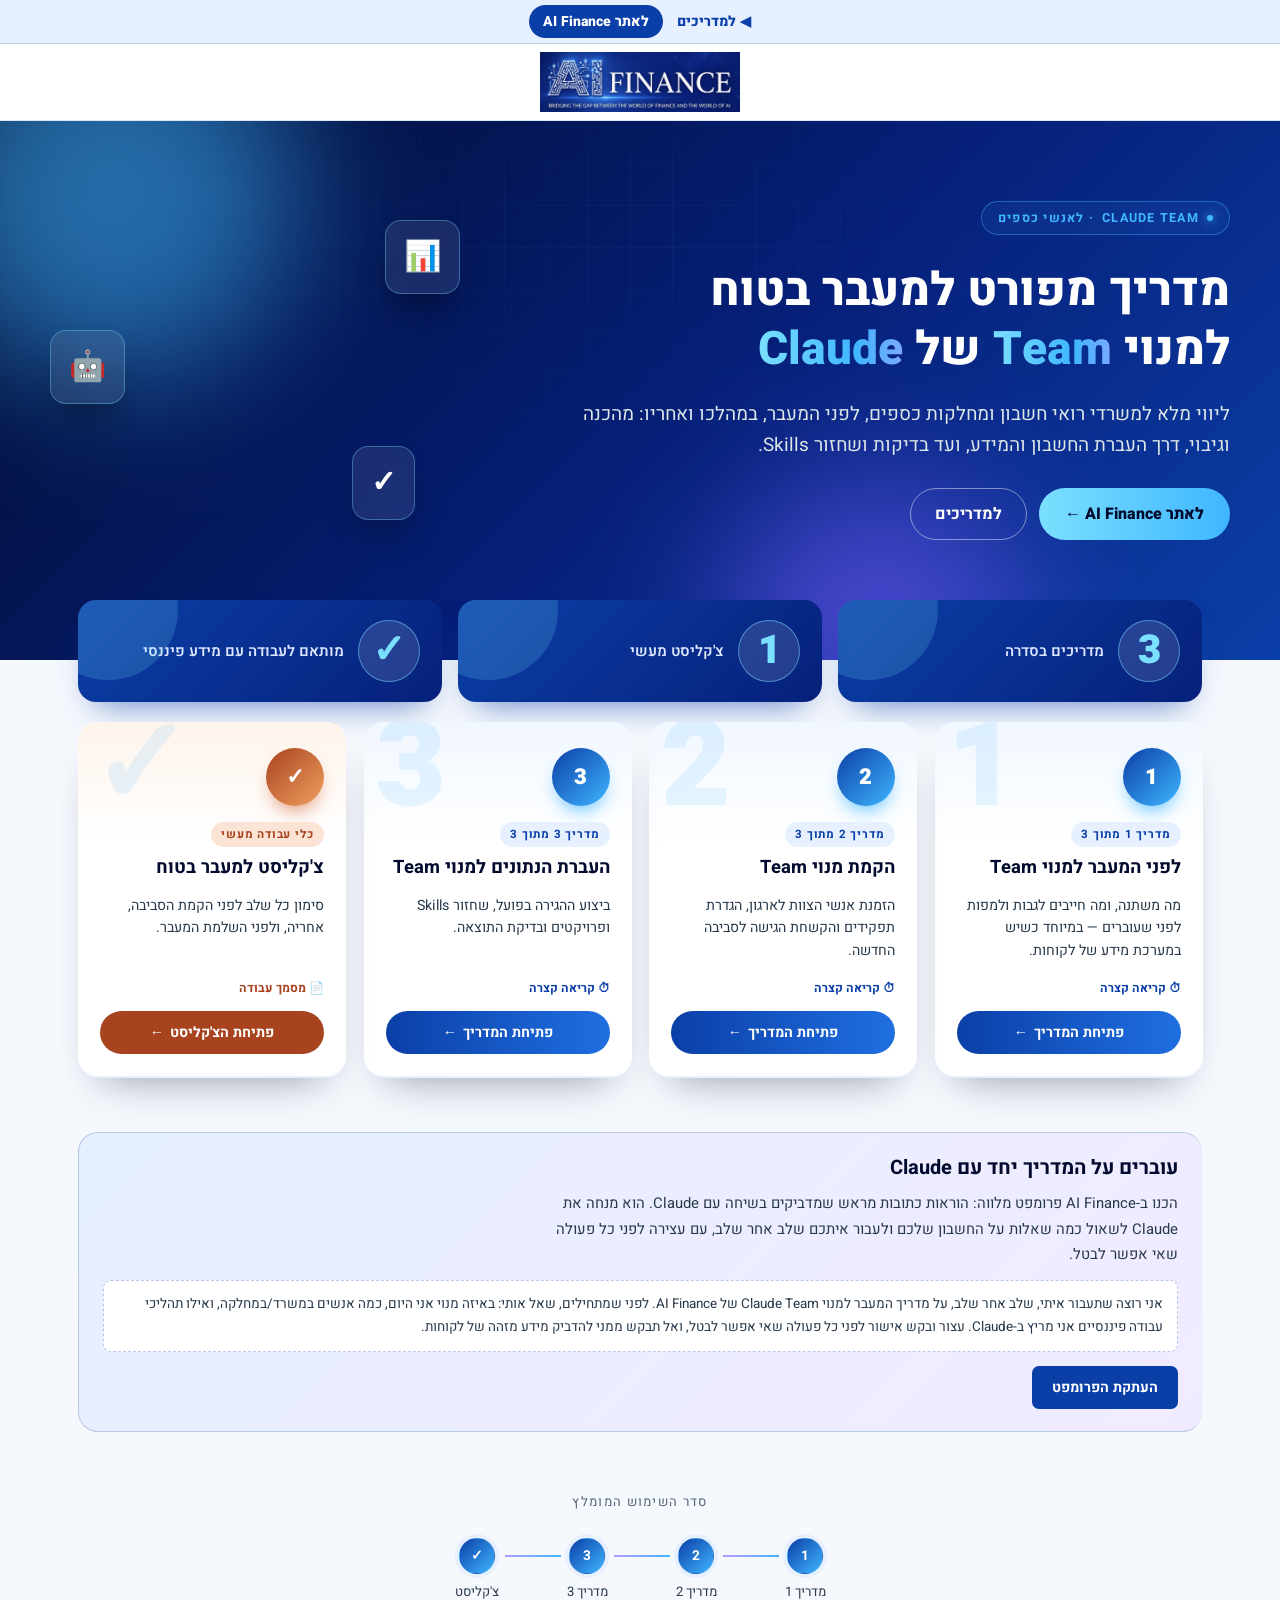
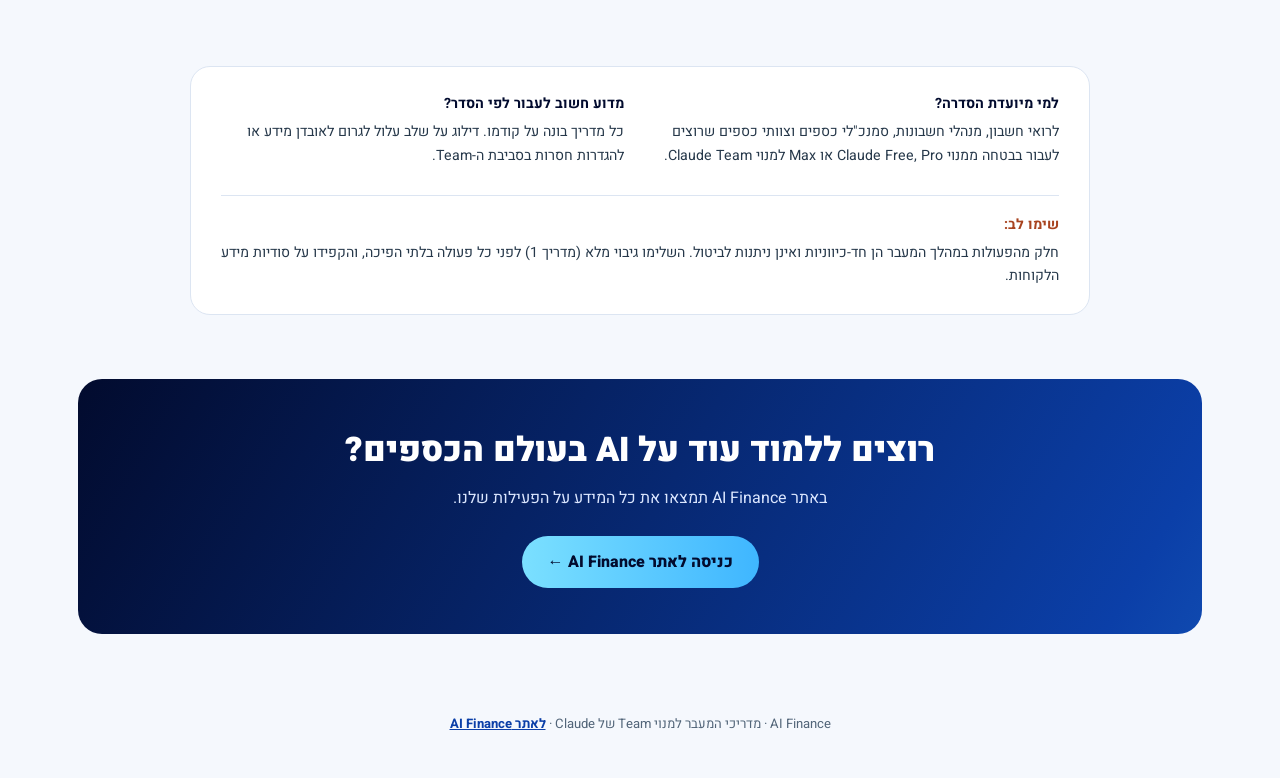
<file: index.html>
<!doctype html><html lang="he" dir="rtl"><head><meta charset="utf-8"><meta name="viewport" content="width=device-width,initial-scale=1">
<meta property="og:type" content="website"><meta property="og:title" content="מעבר בטוח למנוי Team של Claude – מדריך בשלושה חלקים | AI Finance"><meta property="og:description" content="ליווי מלא למשרדי רואי חשבון ומחלקות כספים, לפני המעבר, במהלכו ואחריו."><meta property="og:image" content="https://talwa3-bot.github.io/ai-finance-guide/og.jpg"><meta property="og:url" content="https://talwa3-bot.github.io/ai-finance-guide/"><meta name="twitter:card" content="summary_large_image"><title>מעבר בטוח למנוי Team של Claude – מדריך בשלושה חלקים | AI Finance</title>
<link href="https://fonts.googleapis.com/css2?family=Heebo:wght@400;600;700;800;900&display=swap" rel="stylesheet">
<style>
/* Legal Mind - external fonts */







  :root {
    --paper: #F5F8FD;
    --paper-raised: #FFFFFF;
    --ink: #020B2E;
    --ink-soft: #26384A;
    --ink-faint: #526579;
    --line: #DCE5F2;
    --line-strong: #B6C8E4;
    --brand: #1F6FE0;
    --brand-strong: #0B3FA8;
    --brand-bright: #3FB6FF;
    --brand-wash: #E6F0FF;
    --warn: #A8431F;
    --dark: #020B2E;
    --shadow: 0 1px 2px rgba(13,30,55,.06), 0 18px 34px -16px rgba(13,30,55,.22);
  }
  * { box-sizing: border-box; }
  html { scroll-behavior: smooth; }
  html, body { margin: 0; overflow-x: hidden; }
  body {
    background: var(--paper);
    color: var(--ink);
    font-family: Heebo, 'Segoe UI', Arial, sans-serif;
    direction: rtl;
  }
  bdi { unicode-bidi: isolate; }
  a { color: inherit; }

  .backbar {
    position: sticky; top: 0; z-index: 50;
    min-height: 44px;
    display: flex; align-items: center; justify-content: center;
    background: var(--brand-wash);
    border-bottom: 1px solid var(--line-strong);
  }
  .backbar a { color: var(--brand-strong); font-size: 14px; font-weight: 800; text-decoration: none; }
  .backbar a:hover { text-decoration: underline; }

  .masthead {
    background: var(--paper-raised);
    border-bottom: 1px solid var(--line);
    padding: 8px 32px;
    display: flex; align-items: center; justify-content: center;
  }
  .masthead-logo { height: 52px; width: auto; object-fit: contain; display: block; }

  .hero {
    position: relative;
    background: radial-gradient(ellipse 80% 100% at 50% -10%, #06207A 0%, var(--dark) 55%, var(--dark) 100%);
    overflow: hidden;
    padding: 76px 28px 100px;
    text-align: center;
  }
  .hero-mesh {
    position: absolute; inset: 0;
    background-image:
      linear-gradient(rgba(63,182,255,.16) 1px, transparent 1px),
      linear-gradient(90deg, rgba(63,182,255,.16) 1px, transparent 1px);
    background-size: 42px 42px;
    mask-image: radial-gradient(ellipse 65% 60% at 50% 20%, black 0%, transparent 70%);
    opacity: .8;
  }
  .hero-inner { position: relative; max-width: 760px; margin: 0 auto; }
  .hero-eyebrow {
    display: inline-flex; align-items: center; gap: 8px;
    font-size: 12.6px; font-weight: 700; letter-spacing: .1em; text-transform: uppercase;
    color: var(--brand-bright);
    border: 1px solid rgba(63,182,255,.4);
    background: rgba(63,182,255,.08);
    padding: 7px 16px; border-radius: 99px;
    margin-bottom: 26px;
  }
  .hero-eyebrow .dot { width: 6px; height: 6px; border-radius: 50%; background: var(--brand-bright); box-shadow: 0 0 8px var(--brand-bright); }
  .hero h1 {
    font-family: Heebo, sans-serif; font-weight: 800;
    font-size: clamp(31.5px, 4.4vw, 46.2px); line-height: 1.28;
    color: #fff; margin: 0 auto 20px; text-wrap: balance;
  }
  .hero h1 bdi { color: var(--brand-bright); }
  .hero p.lede { font-size: 18.9px; line-height: 1.6; color: #DCE7EA; max-width: 660px; margin: 0 auto; }

  .cards-wrap { max-width: 1180px; margin: -60px auto 0; padding: 0 28px; position: relative; z-index: 2; }

  .stats {
    display: grid; grid-template-columns: repeat(3, 1fr); gap: 14px;
    background: var(--paper-raised); border: 1px solid var(--line); border-radius: 10px;
    box-shadow: var(--shadow); padding: 20px 22px; margin-bottom: 20px;
  }
  .stat { text-align: center; }
  .stat b {
    display: block; font-family: Heebo, sans-serif; font-weight: 700;
    font-size: 30px; line-height: 1.1; color: var(--brand-strong); font-variant-numeric: tabular-nums;
  }
  .stat span { font-size: 13.1px; color: var(--ink-soft); }

  .cards { display: grid; grid-template-columns: repeat(2, 1fr); gap: 18px; }
  .card {
    background: var(--paper-raised); border: 1px solid var(--line); border-radius: 10px;
    overflow: hidden; display: flex; flex-direction: column; box-shadow: var(--shadow);
    transition: transform .18s ease, box-shadow .18s ease, border-color .18s ease;
  }
  .card:hover { transform: translateY(-4px); border-color: var(--brand-bright); box-shadow: 0 0 0 1px var(--brand-bright), 0 20px 40px -18px rgba(13,30,55,.35); }
  .card-top { height: 5px; background: linear-gradient(90deg, var(--brand), var(--brand-bright)); }
  .card.is-tool .card-top { background: linear-gradient(90deg, var(--warn), #D97A52); }
  .card-body { padding: 22px 20px 20px; display: flex; flex-direction: column; flex-grow: 1; }
  .card-icon {
    width: 38px; height: 38px; border-radius: 9px;
    background: var(--brand-wash); color: var(--brand-strong);
    display: flex; align-items: center; justify-content: center;
    font-family: Heebo, sans-serif; font-weight: 700; font-size: 15.75px; margin-bottom: 16px;
  }
  .card.is-tool .card-icon { background: #FBE4D6; color: var(--warn); }
  .card-kind { font-size: 11.55px; font-weight: 700; letter-spacing: .07em; text-transform: uppercase; color: var(--ink-faint); margin-bottom: 8px; }
  .card h2 { font-family: Heebo, sans-serif; font-weight: 700; font-size: 18.4px; line-height: 1.4; margin: 0 0 10px; }
  .card dl { margin: 0 0 16px; flex-grow: 1; }
  .card dt { font-size: 11.55px; font-weight: 700; letter-spacing: .06em; text-transform: uppercase; color: var(--ink-faint); margin-top: 12px; }
  .card dt:first-child { margin-top: 0; }
  .card dd { margin: 4px 0 0; font-size: 14.2px; line-height: 1.6; color: var(--ink-soft); }
  .card-meta { font-size: 12.1px; color: var(--brand-strong); font-weight: 700; margin-bottom: 14px; }
  .card.is-tool .card-meta { color: var(--warn); }
  .card-btn {
    display: flex; align-items: center; justify-content: center; gap: 6px;
    text-align: center; text-decoration: none; font-size: 14.2px; font-weight: 700;
    color: #fff; background: var(--brand-strong); border-radius: 7px; padding: 11px 14px;
    transition: background .15s ease;
  }
  .card-btn:hover, .card-btn:focus-visible { background: var(--dark); outline: none; }
  .card.is-tool .card-btn { background: var(--warn); }
  .card.is-tool .card-btn:hover { background: #8a3618; }

  .companion-section { max-width: 1180px; margin: 56px auto 0; padding: 0 28px; }
  .companion-card {
    border: 1px solid var(--line-strong); border-inline-start: 5px solid var(--brand);
    border-radius: 9px; background: var(--brand-wash); padding: 22px 24px;
  }
  .companion-card h3 { font-family: Heebo, sans-serif; font-weight: 700; font-size: 20px; line-height: 1.3; color: var(--ink); margin: 0 0 10px; }
  .companion-card p { margin: 0 0 12px; font-size: 14.8px; line-height: 1.75; color: var(--ink-soft); max-width: 80ch; }
  .companion-link {
    display: inline-block; margin-top: 4px; text-decoration: none; font-size: 14.2px; font-weight: 700;
    color: #fff; background: var(--brand-strong); border-radius: 7px; padding: 11px 20px;
    transition: background .15s ease;
  }
  .companion-link:hover, .companion-link:focus-visible { background: var(--dark); outline: none; }
  @media (max-width: 600px) {
    .companion-section { padding: 0 16px; margin-top: 40px; }
    .companion-card { padding: 18px 16px; }
    .companion-link { display: block; text-align: center; }
  }

  .path-section { max-width: 900px; margin: 60px auto 0; padding: 0 28px; }
  .path-label { text-align: center; font-size: 13.1px; letter-spacing: .1em; color: var(--ink-faint); text-transform: uppercase; margin-bottom: 26px; }
  .path { display: flex; align-items: flex-start; justify-content: center; }
  .path-step { display: flex; flex-direction: column; align-items: center; gap: 8px; }
  .path-dot {
    width: 36px; height: 36px; transform: rotate(45deg);
    background: var(--paper-raised); border: 1.5px solid var(--brand-bright);
    display: flex; align-items: center; justify-content: center;
    box-shadow: 0 0 0 4px var(--brand-wash);
  }
  .path-dot span { transform: rotate(-45deg); font-family: Heebo, sans-serif; font-weight: 700; font-size: 13.65px; color: var(--brand-strong); }
  .path-name { font-size: 13.1px; color: var(--ink-soft); white-space: nowrap; }
  .path-line { width: 56px; height: 2px; background: linear-gradient(90deg, var(--brand-bright), var(--line-strong)); margin: 17px 6px 0; }

  .info-section {
    max-width: 900px; margin: 64px auto 0; padding: 26px 30px;
    background: var(--paper-raised); border: 1px solid var(--line); border-radius: 10px;
  }
  .info-grid { display: grid; grid-template-columns: 1fr 1fr; gap: 24px 32px; }
  .info-item h3 { font-size: 14.2px; font-weight: 700; margin: 0 0 6px; }
  .info-item p { font-size: 14.2px; line-height: 1.65; color: var(--ink-soft); margin: 0; }
  .info-item a { color: var(--brand-strong); font-weight: 700; }
  .info-wide { grid-column: 1 / -1; border-top: 1px solid var(--line); padding-top: 18px; margin-top: 4px; }
  .info-wide.warn h3 { color: var(--warn); }

  footer { max-width: 1180px; margin: 56px auto 0; padding: 24px 28px 44px; text-align: center; font-size: 13.1px; color: var(--ink-faint); }
  footer a { color: var(--brand-strong); font-weight: 700; }

  @media (max-width: 820px) {
    .cards { grid-template-columns: 1fr; }
    .info-grid { grid-template-columns: 1fr; }
  }
  @media (max-width: 600px) {
    .hero { padding: 56px 20px 84px; }
    .cards-wrap { margin-top: -50px; }
    .stats { grid-template-columns: 1fr; gap: 10px; text-align: center; }
    .path { flex-wrap: wrap; row-gap: 18px; }
    .path-line { width: 26px; }
    .masthead { padding: 8px 20px; }
    .masthead-logo { height: 44px; }
  }


  .cards.cards--four { grid-template-columns: repeat(4, 1fr); }
  @media (max-width: 980px) { .cards.cards--four { grid-template-columns: repeat(2, 1fr); } }
  @media (max-width: 600px) { .cards.cards--four { grid-template-columns: 1fr; } }

.backbar a.site{background:var(--brand-strong);color:#fff;padding:6px 14px;border-radius:99px;margin-inline-start:14px}
.masthead-logo{height:60px}
dialog{border:0;border-radius:14px;max-width:620px;width:92vw;padding:30px 28px;box-shadow:var(--shadow);font-family:Heebo,sans-serif;color:var(--ink);direction:rtl}
dialog::backdrop{background:rgba(2,11,46,.6);backdrop-filter:blur(3px)}
dialog h2{margin:4px 0 10px;font-size:24px} dialog h3{color:var(--brand-strong);font-size:15px;margin:18px 0 4px} dialog p{line-height:1.7;color:var(--ink-soft);margin:0}
dialog .x{float:left;border:0;background:var(--brand-wash);border-radius:50%;width:34px;height:34px;cursor:pointer;font-size:15px}
dialog label{display:flex;gap:10px;padding:10px 4px;border-bottom:1px solid var(--line);cursor:pointer}
.prog{height:8px;background:var(--line);border-radius:9px;overflow:hidden;margin:12px 0 6px} .prog i{display:block;height:100%;width:0;background:linear-gradient(90deg,var(--brand),var(--brand-bright));transition:width .3s}
.pt{font-size:13px;margin-bottom:8px!important} button.card-btn,button.companion-link{border:0;cursor:pointer;font-family:inherit;width:100%} button.companion-link{width:auto;margin-inline-end:8px}
.prompt{background:#fff;border:1px dashed var(--line-strong);border-radius:8px;padding:12px 14px;font-size:13.5px;line-height:1.7;color:var(--ink-soft);margin:10px 0}

@keyframes drift{0%{transform:translate(0,0)}50%{transform:translate(30px,-20px)}100%{transform:translate(0,0)}}
@keyframes shine{to{background-position:200% 0}}
@keyframes floaty{50%{transform:translateY(-12px)}}
@keyframes pulse{0%{box-shadow:0 0 0 0 rgba(63,182,255,.6)}100%{box-shadow:0 0 0 18px rgba(63,182,255,0)}}
.hero{text-align:start;padding:80px 28px 120px;background:linear-gradient(135deg,#020B2E 0%,#06207A 55%,#0B3FA8 100%)}
.hero-mesh{opacity:.35}
#pc{position:absolute;inset:0;width:100%;height:100%}
.blob{position:absolute;border-radius:50%;filter:blur(70px);opacity:.55;animation:drift 12s ease-in-out infinite}
.blob.a{width:380px;height:380px;background:#3FB6FF;top:-120px;left:-80px}.blob.b{width:300px;height:300px;background:#7B5CFF;bottom:-120px;right:20%;animation-delay:-6s}
.hero-inner{max-width:1180px;display:grid;grid-template-columns:1.2fr .8fr;gap:40px;align-items:center}
.hero h1{margin-inline:0}.hero p.lede{margin:0}
.hero h1 bdi{background:linear-gradient(90deg,#7BE0FF,#3FB6FF,#B79CFF,#7BE0FF);background-size:200% 100%;-webkit-background-clip:text;background-clip:text;color:transparent;animation:shine 5s linear infinite}
.cta-row{display:flex;gap:12px;flex-wrap:wrap;margin-top:28px}
.btn-main{display:inline-flex;align-items:center;gap:8px;padding:14px 26px;border-radius:99px;font-weight:800;font-size:16px;text-decoration:none;color:#020B2E;background:linear-gradient(90deg,#7BE0FF,#3FB6FF);animation:pulse 2.2s infinite;transition:transform .2s}
.btn-main:hover{transform:translateY(-3px) scale(1.03)}
.btn-ghost{display:inline-flex;padding:13px 24px;border-radius:99px;border:1.5px solid rgba(255,255,255,.45);color:#fff;font-weight:700;text-decoration:none;transition:background .2s}.btn-ghost:hover{background:rgba(255,255,255,.12)}
.hero-art{position:relative;height:300px}
.chip{position:absolute;background:rgba(255,255,255,.09);border:1px solid rgba(123,224,255,.35);backdrop-filter:blur(8px);border-radius:16px;padding:14px 18px;color:#fff;font-weight:700;animation:floaty 5s ease-in-out infinite;box-shadow:0 20px 40px -20px #000}
.chip small{display:block;color:#7BE0FF;font-weight:600;font-size:12px}
.chip.c1{top:0;right:10%}.chip.c2{top:110px;left:0;animation-delay:-1.6s}.chip.c3{bottom:0;right:20%;animation-delay:-3.2s}
.stats{border-radius:18px;border:0;background:linear-gradient(#fff,#fff) padding-box,linear-gradient(90deg,#3FB6FF,#B79CFF) border-box;border:1.5px solid transparent}
.stat b{font-size:38px;font-weight:900;background:linear-gradient(90deg,#0B3FA8,#3FB6FF);-webkit-background-clip:text;background-clip:text;color:transparent}
.card{border-radius:20px;border:1px solid var(--line);transform-style:preserve-3d;will-change:transform}
.card-top{height:0}
.card-body{position:relative}
.card-icon{width:54px;height:54px;border-radius:16px;font-size:22px;font-weight:900;color:#fff;background:linear-gradient(135deg,#0B3FA8,#3FB6FF);box-shadow:0 10px 20px -8px #3FB6FF}
.card.is-tool .card-icon{background:linear-gradient(135deg,#A8431F,#F0A060);color:#fff;box-shadow:0 10px 20px -8px #D97A52}
.card::after{content:"";position:absolute;inset:0;border-radius:20px;pointer-events:none;background:radial-gradient(400px circle at var(--mx,50%) var(--my,0%),rgba(63,182,255,.18),transparent 40%);opacity:0;transition:opacity .3s}
.card{position:relative}.card:hover::after{opacity:1}
.card-btn{border-radius:99px}
.card-btn::after{content:"←";transition:transform .2s}.card-btn:hover::after{transform:translateX(-5px)}
.companion-card{border-radius:20px;border-inline-start:0;background:linear-gradient(135deg,#E6F0FF,#F1EBFF)}
.path-dot{transform:none;border-radius:50%;transition:all .4s}.path-dot span{transform:none}
.path-line{background:var(--line-strong);position:relative;overflow:hidden}
.path-line::after{content:"";position:absolute;inset:0;background:linear-gradient(270deg,#3FB6FF,#B79CFF);transform:scaleX(0);transform-origin:right;transition:transform .5s}
.path.on .path-line::after{transform:scaleX(1)}
.path.on .path-dot{background:linear-gradient(135deg,#0B3FA8,#3FB6FF);border-color:transparent}.path.on .path-dot span{color:#fff}
.path.on .path-step:nth-child(3) .path-dot,.path.on .path-line:nth-child(4)::after{transition-delay:.5s}
.path.on .path-step:nth-child(5) .path-dot,.path.on .path-line:nth-child(6)::after{transition-delay:1s}
.path.on .path-step:nth-child(7) .path-dot{transition-delay:1.5s}
.info-section{border-radius:20px}
.site-cta{max-width:1180px;margin:64px auto 0;padding:0 28px}
.site-cta-in{position:relative;overflow:hidden;border-radius:24px;padding:46px 36px;text-align:center;color:#fff;background:linear-gradient(120deg,#020B2E,#0B3FA8,#3FB6FF,#0B3FA8);background-size:300% 100%;animation:shine 10s linear infinite}
.site-cta h2{font-size:clamp(24px,3.4vw,34px);font-weight:900;margin:0 0 10px}.site-cta p{color:#DCE7FF;margin:0 auto 24px;max-width:560px;line-height:1.7}
.rv{opacity:0;transform:translateY(28px);transition:opacity .7s ease,transform .7s ease}.rv.in{opacity:1;transform:none}
@media(max-width:820px){.hero-inner{grid-template-columns:1fr;text-align:center}.hero-art{display:none}.cta-row{justify-content:center}.hero p.lede{margin:0 auto}.hero h1{margin-inline:auto}}

.stats{display:grid;grid-template-columns:repeat(3,1fr);gap:16px;background:none!important;border:0!important;box-shadow:none;padding:0}
.stat{position:relative;display:flex;align-items:center;gap:14px;text-align:start;padding:20px 22px;border-radius:18px;background:linear-gradient(135deg,#0B3FA8,#06207A);color:#fff;box-shadow:0 18px 34px -18px rgba(11,63,168,.7);overflow:hidden}
.stat::before{content:"";position:absolute;width:140px;height:140px;border-radius:50%;background:rgba(123,224,255,.18);left:-40px;top:-60px}
.stat b{font-size:40px;min-width:62px;height:62px;display:flex;align-items:center;justify-content:center;border-radius:50%;background:rgba(255,255,255,.12)!important;-webkit-text-fill-color:#7BE0FF;border:1.5px solid rgba(123,224,255,.5)}
.stat span{color:#DCE7FF;font-size:15px;font-weight:600}
.card{border:0;background:#fff;box-shadow:0 2px 0 #E6F0FF,0 24px 40px -24px rgba(2,11,46,.45);overflow:hidden}
.card-body{padding:26px 22px 22px;background:linear-gradient(180deg,#F1F7FF 0,#fff 120px)}
.card-body::before{content:attr(data-n);position:absolute;left:12px;top:-14px;font-size:120px;font-weight:900;color:rgba(63,182,255,.12);line-height:1}
.card-icon{border-radius:50%;width:58px;height:58px}
.card-kind{display:inline-block;align-self:flex-start;background:#E6F0FF;color:#0B3FA8;border-radius:99px;padding:4px 10px}
.card.is-tool .card-kind{background:#FBE4D6;color:#A8431F}.card.is-tool .card-body{background:linear-gradient(180deg,#FFF4EC 0,#fff 120px)}
.card-meta::before{content:"⏱ "}.card.is-tool .card-meta::before{content:"📄 "}
.card-btn{background:linear-gradient(90deg,#0B3FA8,#1F6FE0)}
@media(max-width:600px){.stats{grid-template-columns:1fr}}
@media(prefers-reduced-motion:reduce){*,*::before,*::after{animation:none!important;transition:none!important}.rv{opacity:1;transform:none}#pc{display:none}}
</style></head><body>
<div class="backbar"><a href="#guides">◀ למדריכים</a><a class="site" href="https://ai-finance.co.il/" target="_blank" rel="noopener">לאתר AI Finance</a></div>
<header class="masthead"><a href="https://ai-finance.co.il/" aria-label="AI Finance – לאתר"><img class="masthead-logo" src="[data-uri]" alt="AI Finance"></a></header>
<section class="hero"><div class="blob a"></div><div class="blob b"></div><canvas id="pc"></canvas><div class="hero-mesh"></div><div class="hero-inner"><div><div class="hero-eyebrow"><span class="dot"></span><bdi>Claude Team</bdi> · לאנשי כספים</div>
<h1>מדריך מפורט למעבר בטוח למנוי <bdi>Team</bdi> של <bdi>Claude</bdi></h1>
<p class="lede">ליווי מלא למשרדי רואי חשבון ומחלקות כספים, לפני המעבר, במהלכו ואחריו: מהכנה וגיבוי, דרך העברת החשבון והמידע, ועד בדיקות ושחזור Skills.</p>
<div class="cta-row"><a class="btn-main" href="https://ai-finance.co.il/" target="_blank" rel="noopener">לאתר AI Finance ←</a><a class="btn-ghost" href="#guides">למדריכים</a></div></div>
<div class="hero-art" aria-hidden="true"><div class="chip c1" style="font-size:30px">📊</div><div class="chip c2" style="font-size:30px">🤖</div><div class="chip c3" style="font-size:30px">✓</div></div></div></section>
<div class="cards-wrap" id="guides"><div class="stats rv"><div class="stat"><b data-n="3">3</b><span>מדריכים בסדרה</span></div><div class="stat"><b data-n="1">1</b><span>צ'קליסט מעשי</span></div><div class="stat"><b>✓</b><span>מותאם לעבודה עם מידע פיננסי</span></div></div>
<div class="cards cards--four"><div class="card rv"><div class="card-top"></div><div class="card-body" data-n="1"><div class="card-icon">1</div><div class="card-kind">מדריך 1 מתוך 3</div><h2>לפני המעבר למנוי Team</h2><dl><dd>מה משתנה, ומה חייבים לגבות ולמפות לפני שעוברים — במיוחד כשיש במערכת מידע של לקוחות.</dd></dl><div class="card-meta">קריאה קצרה</div><button class="card-btn" data-open="g1">פתיחת המדריך</button></div></div><div class="card rv"><div class="card-top"></div><div class="card-body" data-n="2"><div class="card-icon">2</div><div class="card-kind">מדריך 2 מתוך 3</div><h2>הקמת מנוי Team</h2><dl><dd>הזמנת אנשי הצוות לארגון, הגדרת תפקידים והקשחת הגישה לסביבה החדשה.</dd></dl><div class="card-meta">קריאה קצרה</div><button class="card-btn" data-open="g2">פתיחת המדריך</button></div></div><div class="card rv"><div class="card-top"></div><div class="card-body" data-n="3"><div class="card-icon">3</div><div class="card-kind">מדריך 3 מתוך 3</div><h2>העברת הנתונים למנוי Team</h2><dl><dd>ביצוע ההגירה בפועל, שחזור Skills ופרויקטים ובדיקת התוצאה.</dd></dl><div class="card-meta">קריאה קצרה</div><button class="card-btn" data-open="g3">פתיחת המדריך</button></div></div><div class="card is-tool rv"><div class="card-top"></div><div class="card-body" data-n="✓"><div class="card-icon">✓</div><div class="card-kind">כלי עבודה מעשי</div><h2>צ'קליסט למעבר בטוח</h2><dl><dd>סימון כל שלב לפני הקמת הסביבה, אחריה, ולפני השלמת המעבר.</dd></dl><div class="card-meta">מסמך עבודה</div><button class="card-btn" data-open="ck">פתיחת הצ'קליסט</button></div></div></div></div>
<section class="companion-section"><div class="companion-card rv"><h3>עוברים על המדריך יחד עם <bdi>Claude</bdi></h3>
<p>הכנו ב-AI Finance פרומפט מלווה: הוראות כתובות מראש שמדביקים בשיחה עם Claude. הוא מנחה את Claude לשאול כמה שאלות על החשבון שלכם ולעבור איתכם שלב אחר שלב, עם עצירה לפני כל פעולה שאי אפשר לבטל.</p>
<div class="prompt" id="pr">אני רוצה שתעבור איתי, שלב אחר שלב, על מדריך המעבר למנוי Claude Team של AI Finance. לפני שמתחילים, שאל אותי: באיזה מנוי אני היום, כמה אנשים במשרד/במחלקה, ואילו תהליכי עבודה פיננסיים אני מריץ ב-Claude. עצור ובקש אישור לפני כל פעולה שאי אפשר לבטל, ואל תבקש ממני להדביק מידע מזהה של לקוחות.</div><button class="companion-link" id="cp">העתקת הפרומפט</button></div></section>
<section class="path-section rv"><div class="path-label">סדר השימוש המומלץ</div><div class="path">
<div class="path-step"><div class="path-dot"><span>1</span></div><div class="path-name">מדריך 1</div></div><div class="path-line"></div>
<div class="path-step"><div class="path-dot"><span>2</span></div><div class="path-name">מדריך 2</div></div><div class="path-line"></div>
<div class="path-step"><div class="path-dot"><span>3</span></div><div class="path-name">מדריך 3</div></div><div class="path-line"></div>
<div class="path-step"><div class="path-dot"><span>✓</span></div><div class="path-name">צ'קליסט</div></div></div></section>
<section class="info-section rv"><div class="info-grid">
<div class="info-item"><h3>למי מיועדת הסדרה?</h3><p>לרואי חשבון, מנהלי חשבונות, סמנכ"לי כספים וצוותי כספים שרוצים לעבור בבטחה ממנוי Claude Free, Pro או Max למנוי Claude Team.</p></div>
<div class="info-item"><h3>מדוע חשוב לעבור לפי הסדר?</h3><p>כל מדריך בונה על קודמו. דילוג על שלב עלול לגרום לאובדן מידע או להגדרות חסרות בסביבת ה-Team.</p></div>
<div class="info-item info-wide warn"><h3>שימו לב:</h3><p>חלק מהפעולות במהלך המעבר הן חד-כיווניות ואינן ניתנות לביטול. השלימו גיבוי מלא (מדריך 1) לפני כל פעולה בלתי הפיכה, והקפידו על סודיות מידע הלקוחות.</p></div>
</div></section>
<section class="site-cta rv"><div class="site-cta-in"><h2>רוצים ללמוד עוד על AI בעולם הכספים?</h2><p>באתר AI Finance תמצאו את כל המידע על הפעילות שלנו.</p><a class="btn-main" href="https://ai-finance.co.il/" target="_blank" rel="noopener">כניסה לאתר AI Finance ←</a></div></section>
<footer>AI Finance · מדריכי המעבר למנוי Team של Claude · <a href="https://ai-finance.co.il/" target="_blank" rel="noopener">לאתר AI Finance</a></footer>
<dialog id="g1"><button class="x" aria-label="סגירה">✕</button><div class="card-kind">מדריך 1 מתוך 3</div><h2>לפני המעבר למנוי Team</h2><p>מה משתנה, ומה חייבים לגבות ולמפות לפני שעוברים — במיוחד כשיש במערכת מידע של לקוחות.</p><h3>מה עושים</h3><p>מייצאים שיחות ופרויקטים חשובים, רושמים את ה-Skills וההוראות הקבועות (למשל ניתוח מאזן, התאמות בנקים, טיוטות מכתבים ללקוחות), וממפים מי במשרד משתמש במה.</p><h3>למה זה חשוב</h3><p>בחלק מהמקרים העברת החשבון אינה הפיכה. גיבוי מלא לפני כל פעולה מונע אובדן עבודה.</p><h3>בדיקה</h3><p>רשימת גיבוי חתומה: מה יוצא, לאן נשמר ומי אחראי.</p></dialog><dialog id="g2"><button class="x" aria-label="סגירה">✕</button><div class="card-kind">מדריך 2 מתוך 3</div><h2>הקמת מנוי Team</h2><p>הזמנת אנשי הצוות לארגון, הגדרת תפקידים והקשחת הגישה לסביבה החדשה.</p><h3>מה עושים</h3><p>פותחים את הארגון, מזמינים רק כתובות מייל של המשרד, מגדירים מנהלים ומשתמשים, ובודקים את הגדרות הפרטיות ושימוש בנתונים.</p><h3>למה זה חשוב</h3><p>מידע פיננסי של לקוחות הוא רגיש. ההרשאות צריכות להיות ברורות לפני שמתחילים לעבוד.</p><h3>בדיקה</h3><p>כל איש צוות נכנס, רואה רק את מה שצריך, וההגדרות תועדו.</p></dialog><dialog id="g3"><button class="x" aria-label="סגירה">✕</button><div class="card-kind">מדריך 3 מתוך 3</div><h2>העברת הנתונים למנוי Team</h2><p>ביצוע ההגירה בפועל, שחזור Skills ופרויקטים ובדיקת התוצאה.</p><h3>מה עושים</h3><p>מעלים מחדש מסמכי ידע ותבניות, משחזרים את ה-Skills וההוראות, ומריצים משימה אמיתית לבדיקה (למשל סיכום דוח כספי).</p><h3>למה זה חשוב</h3><p>רק בדיקה על תהליך עבודה אמיתי מוכיחה שהסביבה מוכנה לשגרה.</p><h3>בדיקה</h3><p>השוואת תוצאה לפני ואחרי המעבר, ואישור של כל צוות.</p></dialog><dialog id="ck"><button class="x" aria-label="סגירה">✕</button><div class="card-kind">כלי עבודה מעשי</div><h2>צ'קליסט למעבר בטוח</h2><div class="prog"><i></i></div><p class="pt"></p><label><input type="checkbox" data-i="0"> גיבוי שיחות ופרויקטים חשובים</label><label><input type="checkbox" data-i="1"> תיעוד Skills והוראות קבועות</label><label><input type="checkbox" data-i="2"> מיפוי משתמשים ותפקידים</label><label><input type="checkbox" data-i="3"> הסרת מידע מזהה של לקוחות שאינו נחוץ</label><label><input type="checkbox" data-i="4"> פתיחת ארגון Team והזמנת הצוות</label><label><input type="checkbox" data-i="5"> בדיקת הגדרות פרטיות ושימוש בנתונים</label><label><input type="checkbox" data-i="6"> שחזור Skills ותבניות</label><label><input type="checkbox" data-i="7"> הרצת משימת בדיקה אמיתית</label><label><input type="checkbox" data-i="8"> אישור סופי וסגירת החשבון הישן</label><button class="companion-link" id="rst">איפוס</button></dialog>
<script>
document.querySelectorAll('[data-open]').forEach(b=>b.onclick=()=>document.getElementById(b.dataset.open).showModal());
document.querySelectorAll('dialog').forEach(d=>{d.querySelector('.x').onclick=()=>d.close();d.onclick=e=>{if(e.target===d)d.close()}});
const K='aif-ck',bx=[...document.querySelectorAll('#ck input')],st=JSON.parse(localStorage.getItem(K)||'[]');
function up(){const n=bx.filter(b=>b.checked).length;document.querySelector('.prog i').style.width=n/bx.length*100+'%';document.querySelector('.pt').textContent=n+' מתוך '+bx.length+' שלבים הושלמו';localStorage.setItem(K,JSON.stringify(bx.map(b=>b.checked)))}
bx.forEach((b,i)=>{b.checked=!!st[i];b.onchange=up});up();
document.getElementById('rst').onclick=()=>{bx.forEach(b=>b.checked=false);up()};
document.getElementById('cp').onclick=e=>{navigator.clipboard.writeText(document.getElementById('pr').textContent).then(()=>{e.target.textContent='הועתק ✓';setTimeout(()=>e.target.textContent='העתקת הפרומפט',1800)})};

const RM=matchMedia('(prefers-reduced-motion: reduce)').matches;
const io=new IntersectionObserver(es=>es.forEach(e=>{if(!e.isIntersecting)return;const t=e.target;t.classList.add('in');
 if(t.classList.contains('stats'))t.querySelectorAll('[data-n]').forEach(b=>{if(RM)return;let n=+b.dataset.n,i=0;b.textContent=0;const s=setInterval(()=>{b.textContent=++i;if(i>=n)clearInterval(s)},250)});
 if(t.classList.contains('path-section'))t.querySelector('.path').classList.add('on');io.unobserve(t)}),{threshold:.15});
document.querySelectorAll('.rv').forEach((el,i)=>{if(el.classList.contains('card'))el.style.transitionDelay=(i%4)*.1+'s';io.observe(el)});
if(!RM&&matchMedia('(hover:hover)').matches)document.querySelectorAll('.card').forEach(c=>{c.onmousemove=e=>{const r=c.getBoundingClientRect(),x=(e.clientX-r.left)/r.width,y=(e.clientY-r.top)/r.height;c.style.transition='transform .08s';c.style.transform=`perspective(800px) rotateX(${(.5-y)*8}deg) rotateY(${(x-.5)*8}deg) translateY(-6px)`;c.style.setProperty('--mx',x*100+'%');c.style.setProperty('--my',y*100+'%')};c.onmouseleave=()=>{c.style.transition='transform .4s';c.style.transform=''}});
(()=>{const cv=document.getElementById('pc');if(RM)return;const x=cv.getContext('2d');let W,H,P=[];const N=innerWidth<700?28:60;
function rs(){W=cv.width=cv.offsetWidth;H=cv.height=cv.offsetHeight}rs();addEventListener('resize',rs);
for(let i=0;i<N;i++)P.push({x:Math.random()*W,y:Math.random()*H,vx:(Math.random()-.5)*.4,vy:(Math.random()-.5)*.4});
let vis=true;new IntersectionObserver(e=>vis=e[0].isIntersecting).observe(cv);
(function f(){requestAnimationFrame(f);if(!vis)return;x.clearRect(0,0,W,H);P.forEach(p=>{p.x=(p.x+p.vx+W)%W;p.y=(p.y+p.vy+H)%H;x.fillStyle='rgba(123,224,255,.8)';x.beginPath();x.arc(p.x,p.y,1.6,0,7);x.fill()});
for(let i=0;i<N;i++)for(let j=i+1;j<N;j++){const a=P[i],b=P[j],d=Math.hypot(a.x-b.x,a.y-b.y);if(d<120){x.strokeStyle=`rgba(63,182,255,${.25*(1-d/120)})`;x.beginPath();x.moveTo(a.x,a.y);x.lineTo(b.x,b.y);x.stroke()}}})()})();
</script></body></html>
</file>
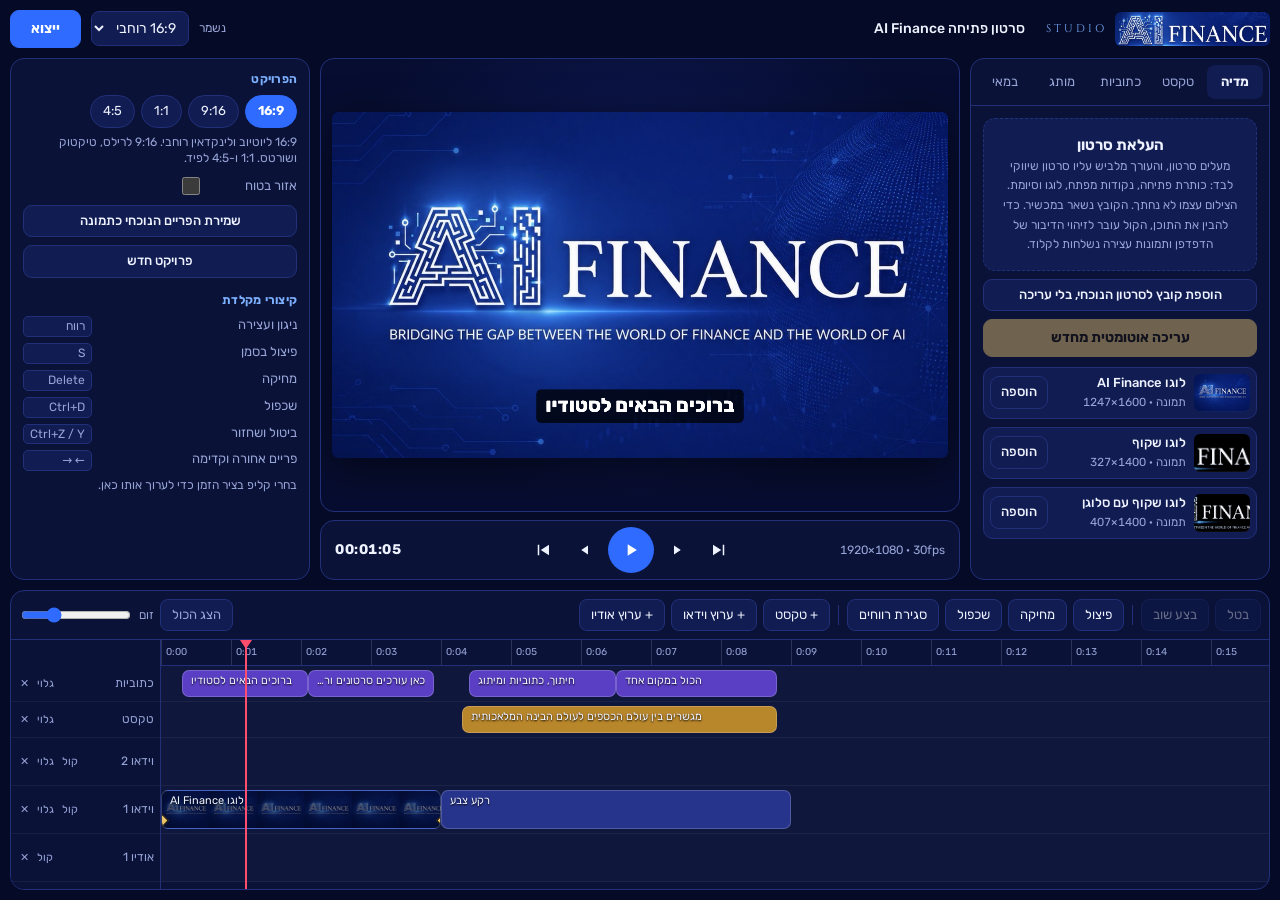
<file: studio/index.html>
<!DOCTYPE html>
<html lang="he" dir="rtl">
<head>
<meta charset="utf-8">
<meta name="viewport" content="width=device-width, initial-scale=1">
<title>AI Finance Studio</title>
<link rel="preconnect" href="https://fonts.googleapis.com">
<link href="https://fonts.googleapis.com/css2?family=Rubik:wght@400;500;700;800&family=Heebo:wght@400;700;900&family=Assistant:wght@400;700;800&family=Secular+One&family=Frank+Ruhl+Libre:wght@500;700;900&family=Cinzel:wght@500;700&display=swap" rel="stylesheet">
<link rel="stylesheet" href="style.css">
</head>
<body data-tab="media">
<div id="app">
  <header class="top">
    <div class="brand"><img src="assets/logo-mark.jpg" alt="AI Finance"><span class="studio">STUDIO</span></div>
    <input id="projName" class="pname" aria-label="שם הפרויקט" maxlength="60">
    <span id="saveState" class="save">נשמר</span>
    <select id="fmt" aria-label="פורמט">
      <option value="16:9">16:9 רוחבי</option>
      <option value="9:16">9:16 רילס</option>
      <option value="1:1">1:1 ריבוע</option>
      <option value="4:5">4:5 פיד</option>
    </select>
    <button id="btnExport" class="btn primary" type="button">ייצוא</button>
  </header>

  <aside class="lib">
    <nav class="tabs" id="tabs">
      <button type="button" data-tab="media">מדיה</button>
      <button type="button" data-tab="text">טקסט</button>
      <button type="button" data-tab="cap">כתוביות</button>
      <button type="button" data-tab="brand">מותג</button>
      <button type="button" data-tab="ai">במאי</button>
      <button type="button" data-tab="edit" class="only-m">עריכה</button>
    </nav>
    <div class="panel" id="panel"></div>
  </aside>

  <section class="stage">
    <div class="cvwrap" id="cvwrap"><canvas id="cv" width="1920" height="1080"></canvas></div>
    <div class="transport">
      <span class="tc" id="tc">00:00:00</span>
      <div class="tbtns">
        <button type="button" class="ib" data-a="toStart" aria-label="להתחלה"></button>
        <button type="button" class="ib" data-a="back" aria-label="פריים אחורה"></button>
        <button type="button" class="ib play" id="btnPlay" data-a="play" aria-label="ניגון"></button>
        <button type="button" class="ib" data-a="fwd" aria-label="פריים קדימה"></button>
        <button type="button" class="ib" data-a="toEnd" aria-label="לסוף"></button>
      </div>
      <span class="tinfo" id="tinfo"></span>
    </div>
  </section>

  <aside class="insp" id="insp"></aside>

  <section class="tl">
    <div class="tlbar" id="tlbar">
      <button type="button" class="tb" data-a="undo">בטל</button>
      <button type="button" class="tb" data-a="redo">בצע שוב</button>
      <i class="sep"></i>
      <button type="button" class="tb" data-a="split">פיצול</button>
      <button type="button" class="tb" data-a="del">מחיקה</button>
      <button type="button" class="tb" data-a="dup">שכפול</button>
      <button type="button" class="tb" data-a="gaps">סגירת רווחים</button>
      <i class="sep"></i>
      <button type="button" class="tb" data-a="addText">+ טקסט</button>
      <button type="button" class="tb" data-a="trkVideo">+ ערוץ וידאו</button>
      <button type="button" class="tb" data-a="trkAudio">+ ערוץ אודיו</button>
      <label class="zoom"><button type="button" class="tb" data-a="fit">הצג הכול</button><span>זום</span><input id="zoom" type="range" min="8" max="240" step="1" value="70" aria-label="זום ציר הזמן"></label>
    </div>
    <div class="tlbody" id="tlbody">
      <div class="heads" id="heads"></div>
      <div class="scroller" id="scroller">
        <div class="ruler" id="ruler"></div>
        <div class="rows" id="rows"></div>
        <div class="playhead" id="playhead"></div>
      </div>
    </div>
  </section>
</div>

<div class="modal" id="modal" hidden><div class="mbox" id="mbox" role="dialog" aria-modal="true"></div></div>
<div class="toast" id="toast" role="status"></div>
<input type="file" id="fileIn" class="vh" multiple accept="video/*,audio/*,image/*" tabindex="-1" aria-hidden="true">
<input type="file" id="logoIn" class="vh" accept="image/*" tabindex="-1" aria-hidden="true">
<input type="file" id="srtIn" class="vh" accept=".srt,.vtt,text/plain" tabindex="-1" aria-hidden="true">

<script src="engine.js"></script>
<script src="ui.js"></script>
<script src="ai.js"></script>
</body>
</html>
</file>
<file: studio/style.css>
:root{
  /* layout: three-column editing desk over a full-width timeline; one dark royal-blue world taken from the AI Finance logo */
  --bg:#050A26; --panel:#0A1238; --panel2:#111C52; --line:#22307A; --text:#EEF2FF; --muted:#97A4D6;
  --blue:#2F6BFF; --glow:#7DB0FF; --gold:#E9C46A; --danger:#FF7A7A; --ok:#5BD6A2;
  --font:"Rubik","Heebo",system-ui,sans-serif; --display:"Cinzel","Frank Ruhl Libre",serif;
  --ease:cubic-bezier(.2,.8,.2,1);
  color-scheme:dark;
}
*{box-sizing:border-box}
html,body{height:100%;margin:0}
body{background:var(--bg);color:var(--text);font-family:var(--font);font-size:14px;line-height:1.4;-webkit-tap-highlight-color:transparent}
button,input,select,textarea{font:inherit;color:inherit}
button{cursor:pointer}
:focus-visible{outline:2px solid var(--glow);outline-offset:2px}
[hidden]{display:none!important}
/* file inputs stay in the layout tree: a display:none input cannot open the picker in some phone webviews */
.vh{position:fixed;left:0;top:0;width:1px;height:1px;opacity:0;pointer-events:none}
label.drop{display:block;cursor:pointer}

#app{height:100%;display:grid;grid-template-columns:300px minmax(0,1fr) 300px;grid-template-rows:auto minmax(0,1fr) 300px;grid-template-areas:"top top top" "lib stage insp" "tl tl tl";gap:10px;padding:10px}
.top{grid-area:top;display:flex;align-items:center;gap:10px;min-width:0}
.brand{display:flex;align-items:center;gap:8px;flex:none}
.brand img{height:34px;border-radius:6px;display:block}
.studio{font-family:var(--display);letter-spacing:.28em;font-size:11px;color:var(--glow)}
.pname{flex:1;min-width:60px;background:transparent;border:1px solid transparent;border-radius:8px;padding:7px 10px;font-weight:500}
.pname:hover,.pname:focus{border-color:var(--line);background:var(--panel)}
.save{font-size:12px;color:var(--muted);flex:none}
select,.in{background:var(--panel2);border:1px solid var(--line);border-radius:8px;padding:7px 8px;min-width:0}
.btn{border:1px solid var(--line);background:var(--panel2);border-radius:9px;padding:8px 14px;font-weight:500;transition:transform .12s var(--ease),background .15s var(--ease)}
.btn:hover{background:#18266B}
.btn:active,.tb:active,.ib:active,.chip:active{transform:scale(.97)}
.btn.primary{background:var(--blue);border-color:var(--blue);color:#fff;font-weight:700;padding:8px 20px}
.btn.primary:hover{background:#4A80FF}
.btn.gold{background:var(--gold);border-color:var(--gold);color:#1B1400;font-weight:700}
.btn.wide{width:100%}
.btn.sm{padding:6px 10px;font-size:13px}
.btn[disabled]{opacity:.45;cursor:default}

.lib,.insp,.tl{background:var(--panel);border:1px solid var(--line);border-radius:14px;min-height:0;min-width:0}
.lib{grid-area:lib;display:flex;flex-direction:column}
.insp{grid-area:insp;overflow:auto;padding:12px}
.tabs{display:flex;gap:2px;padding:6px;border-bottom:1px solid var(--line);flex:none}
.tabs button{flex:1;background:transparent;border:0;border-radius:8px;padding:8px 2px;color:var(--muted);font-size:13px;transition:background .15s var(--ease)}
.tabs button.on{background:var(--panel2);color:var(--text);font-weight:700}
.only-m{display:none}
.panel{overflow:auto;padding:12px;flex:1;min-height:0}
.panel h4,.insp h4,.mbox h4{margin:14px 0 8px;font-size:12px;font-weight:700;color:var(--glow);letter-spacing:.02em}
.panel h4:first-child,.insp h4:first-child{margin-top:0}
.hint{color:var(--muted);font-size:12px;margin:6px 0}
.col{display:flex;flex-direction:column;gap:8px}
.rowf{display:flex;gap:6px;flex-wrap:wrap}
.rowf>*{flex:1 1 auto}
.drop{border:1.5px dashed var(--line);border-radius:12px;padding:16px;text-align:center;background:var(--panel2);width:100%}
.drop b{display:block;font-size:15px}
.drop.over{border-color:var(--gold)}
.mi{display:flex;align-items:center;gap:8px;padding:6px;border:1px solid var(--line);border-radius:10px;background:var(--panel2)}
.mi .th{width:56px;height:38px;border-radius:6px;background:#000 center/cover no-repeat;flex:none;display:grid;place-items:center;color:var(--muted);font-size:11px}
.mi .nm{flex:1;min-width:0}
.mi .nm b{display:block;font-weight:500;white-space:nowrap;overflow:hidden;text-overflow:ellipsis;font-size:13px}
.mi .nm small{color:var(--muted);font-variant-numeric:tabular-nums}
.x{background:transparent;border:0;color:var(--muted);padding:4px 6px;border-radius:6px}
.x:hover{color:var(--danger);background:#ffffff10}
.chips{display:flex;flex-wrap:wrap;gap:6px}
.chip{border:1px solid var(--line);background:var(--panel2);border-radius:99px;padding:6px 12px;font-size:13px;transition:transform .12s var(--ease)}
.chip.on{background:var(--blue);border-color:var(--blue);color:#fff;font-weight:700}
.f{display:grid;grid-template-columns:86px minmax(0,1fr) 46px;align-items:center;gap:8px;margin:7px 0}
.f>span{color:var(--muted);font-size:13px}
.f output{font-variant-numeric:tabular-nums;font-size:12px;text-align:left;color:var(--text)}
.f.two{grid-template-columns:86px minmax(0,1fr)}
.f input[type=checkbox]{justify-self:start;width:18px;height:18px;accent-color:var(--blue)}
.f input[type=color]{width:44px;height:30px;padding:0;border:1px solid var(--line);border-radius:6px;background:none}
input[type=range]{width:100%;accent-color:var(--blue);direction:ltr}
textarea{width:100%;background:var(--panel2);border:1px solid var(--line);border-radius:10px;padding:9px;resize:vertical;min-height:68px}
.sw{display:flex;gap:6px;flex-wrap:wrap}
.sw button{width:28px;height:28px;border-radius:8px;border:2px solid #ffffff30}
.cue{display:grid;grid-template-columns:auto 1fr;gap:8px;padding:6px 8px;border-radius:8px;background:var(--panel2);border:1px solid transparent;text-align:right;width:100%}
.cue.on{border-color:var(--gold)}
.cue small{color:var(--muted);font-variant-numeric:tabular-nums;direction:ltr}
.aiout{white-space:pre-wrap;background:var(--panel2);border:1px solid var(--line);border-radius:10px;padding:10px;font-size:13px;max-height:260px;overflow:auto}
kbd{background:var(--panel2);border:1px solid var(--line);border-radius:5px;padding:1px 6px;font-family:inherit;font-size:12px}
.keys{display:grid;grid-template-columns:1fr auto;gap:6px 10px;color:var(--muted);font-size:13px}

.stage{grid-area:stage;display:flex;flex-direction:column;gap:8px;min-height:0;min-width:0}
.cvwrap{flex:1;min-height:0;display:grid;place-items:center;background:
  radial-gradient(ellipse at 50% 40%,#0E1A5A 0,#070D30 70%);border:1px solid var(--line);border-radius:14px;padding:10px;overflow:hidden}
#cv{max-width:100%;max-height:100%;background:#000;border-radius:6px;box-shadow:0 10px 40px #0008;touch-action:none;display:block}
.transport{display:flex;align-items:center;justify-content:space-between;gap:8px;background:var(--panel);border:1px solid var(--line);border-radius:14px;padding:6px 14px;direction:ltr;flex:none}
.tc{font-variant-numeric:tabular-nums;font-weight:700;letter-spacing:.04em;min-width:86px}
.tinfo{color:var(--muted);font-size:12px;font-variant-numeric:tabular-nums;min-width:86px;text-align:right}
.tbtns{display:flex;align-items:center;gap:4px}
.ib{width:38px;height:38px;border-radius:50%;border:0;background:transparent;display:grid;place-items:center;transition:transform .12s var(--ease),background .15s}
.ib:hover{background:#ffffff12}
.ib svg{width:18px;height:18px;fill:currentColor}
.ib.play{width:46px;height:46px;background:var(--blue);color:#fff}
.ib.play:hover{background:#4A80FF}
.ib.play svg{width:20px;height:20px}

.tl{grid-area:tl;display:flex;flex-direction:column;overflow:hidden}
.tlbar{display:flex;align-items:center;gap:6px;padding:8px;border-bottom:1px solid var(--line);overflow-x:auto;flex:none;scrollbar-width:none}
.tb{flex:none;border:1px solid var(--line);background:var(--panel2);border-radius:8px;padding:6px 11px;font-size:13px;white-space:nowrap;transition:transform .12s var(--ease),background .15s}
.tb:hover{background:#18266B}
.tb[disabled]{opacity:.4}
.sep{flex:none;width:1px;height:20px;background:var(--line);margin:0 2px}
.zoom{flex:none;display:flex;align-items:center;gap:6px;margin-inline-start:auto;color:var(--muted);font-size:12px}
.zoom input{width:110px}
.tlbody{flex:1;min-height:0;display:grid;grid-template-columns:150px minmax(0,1fr);overflow-y:auto;direction:ltr}
.heads{padding-top:26px;border-right:1px solid var(--line);background:var(--panel)}
.th{height:48px;display:flex;align-items:center;gap:2px;padding:0 6px;border-bottom:1px solid #ffffff0d;font-size:12px;direction:rtl}
.th.small,.row.small{height:36px}
.th .tn{flex:1;white-space:nowrap;overflow:hidden;text-overflow:ellipsis;color:var(--muted)}
.th button{background:transparent;border:0;color:var(--muted);padding:3px;border-radius:5px;font-size:11px;line-height:1}
.th button.off{color:var(--danger)}
.scroller{position:relative;overflow-x:auto;overflow-y:hidden}
.ruler{height:26px;position:relative;border-bottom:1px solid var(--line);cursor:ew-resize;touch-action:none;background:var(--panel)}
.tick{position:absolute;top:0;bottom:0;border-left:1px solid #ffffff22;padding-left:4px;font-size:10px;color:var(--muted);font-variant-numeric:tabular-nums;line-height:24px;pointer-events:none}
.row{height:48px;position:relative;border-bottom:1px solid #ffffff0d;background:linear-gradient(#ffffff05,#ffffff05)}
.clip{position:absolute;top:4px;bottom:4px;border-radius:7px;overflow:hidden;background:#1C3FB8 left/auto 100% repeat-x;border:1.5px solid #ffffff30;touch-action:pan-x;cursor:grab;user-select:none;-webkit-user-select:none}
.clip.sel{border-color:var(--gold);box-shadow:0 0 0 1px var(--gold);touch-action:none}
.clip.k-audio{background:#0F6B5B}
.clip.k-text{background:#B8862B}
.clip.k-caption{background:#5A3FC4}
.clip.k-solid{background:#27348C}
.clip .cl{position:absolute;inset-inline-start:8px;top:2px;font-size:11px;white-space:nowrap;text-shadow:0 1px 2px #000;pointer-events:none;max-width:calc(100% - 16px);overflow:hidden;text-overflow:ellipsis;direction:rtl;left:8px;right:8px;text-align:left;unicode-bidi:plaintext}
.clip canvas{position:absolute;left:0;bottom:0;width:100%;height:55%;pointer-events:none;opacity:.85}
.clip.k-audio canvas{height:100%}
.hd{position:absolute;top:0;bottom:0;width:12px;cursor:ew-resize;z-index:2}
.hd.l{left:0}.hd.r{right:0}
.clip.sel .hd{background:var(--gold);width:7px}
.kfd{position:absolute;bottom:3px;width:9px;height:9px;margin-left:-4.5px;background:var(--gold);transform:rotate(45deg);border:1px solid #000;z-index:3;cursor:pointer}
.playhead{position:absolute;top:0;bottom:0;width:2px;background:#FF4D6D;pointer-events:none;z-index:5;left:0}
.playhead::before{content:"";position:absolute;top:0;left:-5px;border:6px solid transparent;border-top:9px solid #FF4D6D}

.modal{position:fixed;inset:0;background:#02051acc;display:grid;place-items:center;z-index:50;padding:16px}
.mbox{background:var(--panel);border:1px solid var(--line);border-radius:16px;padding:20px;width:min(440px,100%);max-height:90%;overflow:auto;animation:pop .22s var(--ease)}
.mbox h3{margin:0 0 10px;font-size:18px}
.mbox video{width:100%;border-radius:10px;background:#000;max-height:40vh}
@keyframes pop{from{transform:scale(.96);opacity:.4}to{transform:none;opacity:1}}
.bar{height:8px;background:var(--panel2);border-radius:9px;overflow:hidden;margin:12px 0}
.bar i{display:block;height:100%;width:0;background:linear-gradient(90deg,var(--blue),var(--glow));transition:width .2s linear}
.toast{position:fixed;bottom:18px;left:50%;transform:translate(-50%,20px);background:#fff;color:#07103A;font-weight:500;padding:10px 16px;border-radius:10px;opacity:0;pointer-events:none;transition:opacity .2s,transform .2s var(--ease);z-index:60;max-width:90%;text-align:center}
.toast.on{opacity:1;transform:translate(-50%,0)}

@media (max-width:860px){
  html,body{height:auto}
  #app{height:auto;display:grid;grid-template-columns:minmax(0,1fr);grid-template-rows:auto;grid-template-areas:"top" "stage" "tl" "lib";padding:8px;gap:8px}
  .brand img{height:28px}.studio,.save{display:none}
  .top{flex-wrap:nowrap}.pname{padding:6px}
  .stage{position:sticky;top:0;z-index:20;background:var(--bg);padding-bottom:2px}
  .cvwrap{padding:6px;height:34vh;flex:none}
  .transport{padding:4px 10px}
  .tl{height:250px}
  .tlbody{grid-template-columns:100px minmax(0,1fr)}
  .th [data-a=trkDel],.tinfo{display:none}
  #fmt{max-width:112px}
  .only-m{display:block}
  .insp{grid-area:lib;display:none;border:0;background:none;padding:0}
  .lib{min-height:260px}
  body[data-tab="edit"] .panel{display:none}
  body[data-tab="edit"] .insp{display:block;margin-top:52px;padding:12px;z-index:1}
  .zoom input{width:80px}
}
@media (prefers-reduced-motion:reduce){*{transition:none!important;animation:none!important}}

.busy{color:var(--gold)}
.score{display:flex;align-items:center;gap:12px;margin:10px 0;padding:10px 12px;background:var(--panel2);border:1px solid var(--line);border-radius:12px}
.score b{font-size:34px;font-weight:800;color:var(--gold);font-variant-numeric:tabular-nums;line-height:1}
.score span{font-size:13px}
.crit{background:var(--panel2);border:1px solid var(--line);border-radius:10px;padding:8px 10px}
.crit p{margin:4px 0 0;font-size:13px;color:var(--text)}
.crit .fx{color:var(--gold)}
.ch{display:flex;align-items:center;justify-content:space-between;gap:8px}
.pill{font-style:normal;font-size:11px;font-weight:700;padding:2px 8px;border-radius:99px;font-variant-numeric:tabular-nums;white-space:nowrap}
.pill.g{background:#123F33;color:var(--ok)}.pill.m{background:#3D3413;color:var(--gold)}.pill.b{background:#4A1B22;color:var(--danger)}
</file>
